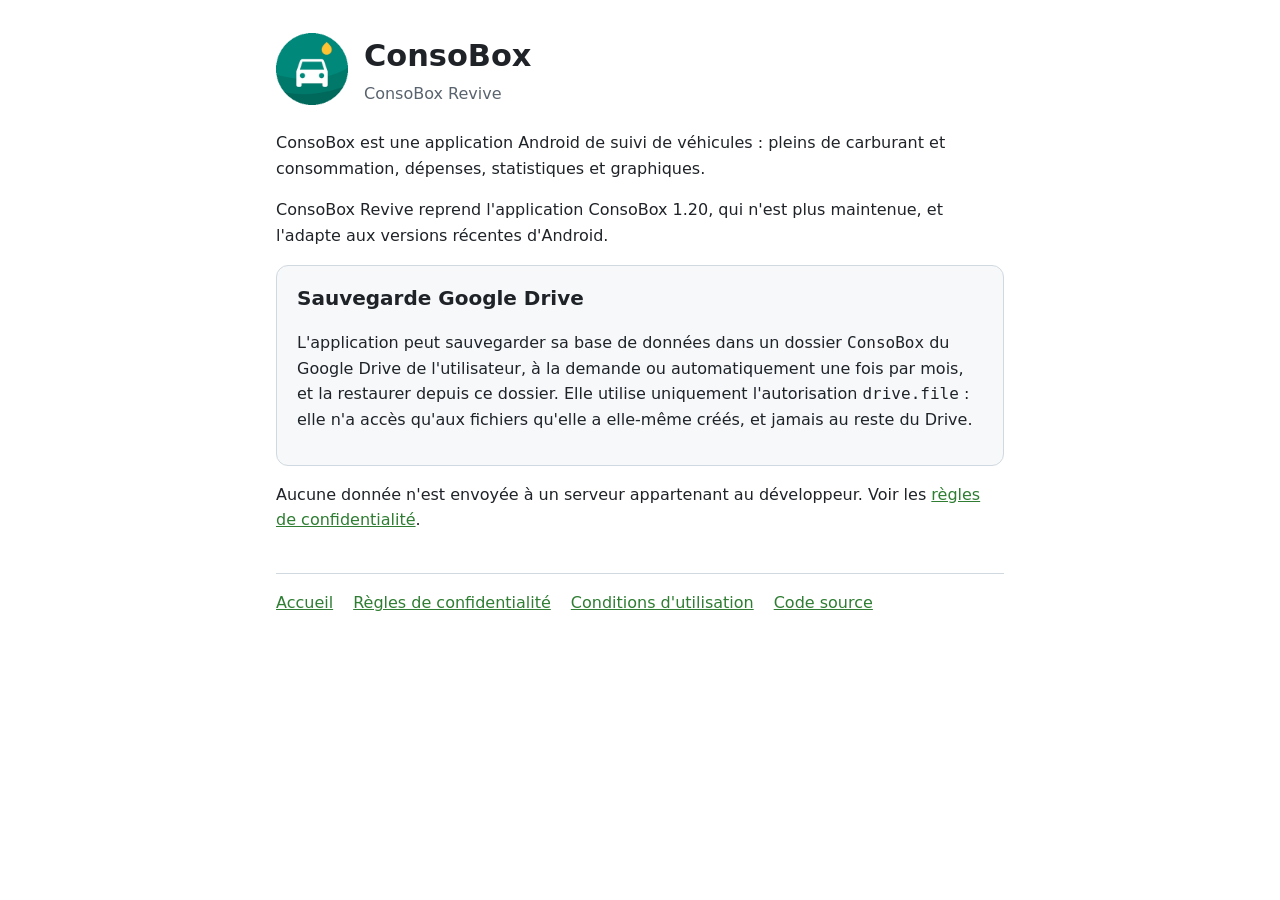
<file: docs/index.html>
<!doctype html>
<html lang="fr">
<head>
<meta charset="utf-8">
<meta name="viewport" content="width=device-width, initial-scale=1">
<meta name="google-site-verification" content="7yKArBxpzTwAE0c0ejty0AWuguNKki6-xXiC8VtCcbs" />
<title>ConsoBox</title>
<link rel="icon" href="icon.png">
<link rel="stylesheet" href="style.css">
</head>
<body>
<main>
<header><img src="icon.png" alt="Logo ConsoBox"><div><h1>ConsoBox</h1><div class="muted">ConsoBox Revive</div></div></header>
<p>ConsoBox est une application Android de suivi de véhicules : pleins de carburant et consommation, dépenses, statistiques et graphiques.</p>
<p>ConsoBox Revive reprend l'application ConsoBox 1.20, qui n'est plus maintenue, et l'adapte aux versions récentes d'Android.</p>
<div class="card">
<h2 style="margin-top:0">Sauvegarde Google Drive</h2>
<p>L'application peut sauvegarder sa base de données dans un dossier <code>ConsoBox</code> du Google Drive de l'utilisateur, à la demande ou automatiquement une fois par mois, et la restaurer depuis ce dossier.
Elle utilise uniquement l'autorisation <code>drive.file</code> : elle n'a accès qu'aux fichiers qu'elle a elle-même créés, et jamais au reste du Drive.</p>
</div>
<p>Aucune donnée n'est envoyée à un serveur appartenant au développeur. Voir les <a href="privacy.html">règles de confidentialité</a>.</p>
<nav><a href="./">Accueil</a><a href="privacy.html">Règles de confidentialité</a><a href="terms.html">Conditions d'utilisation</a><a href="https://github.com/bastlam/consoboxrevive">Code source</a></nav>
</main></body></html>
</file>
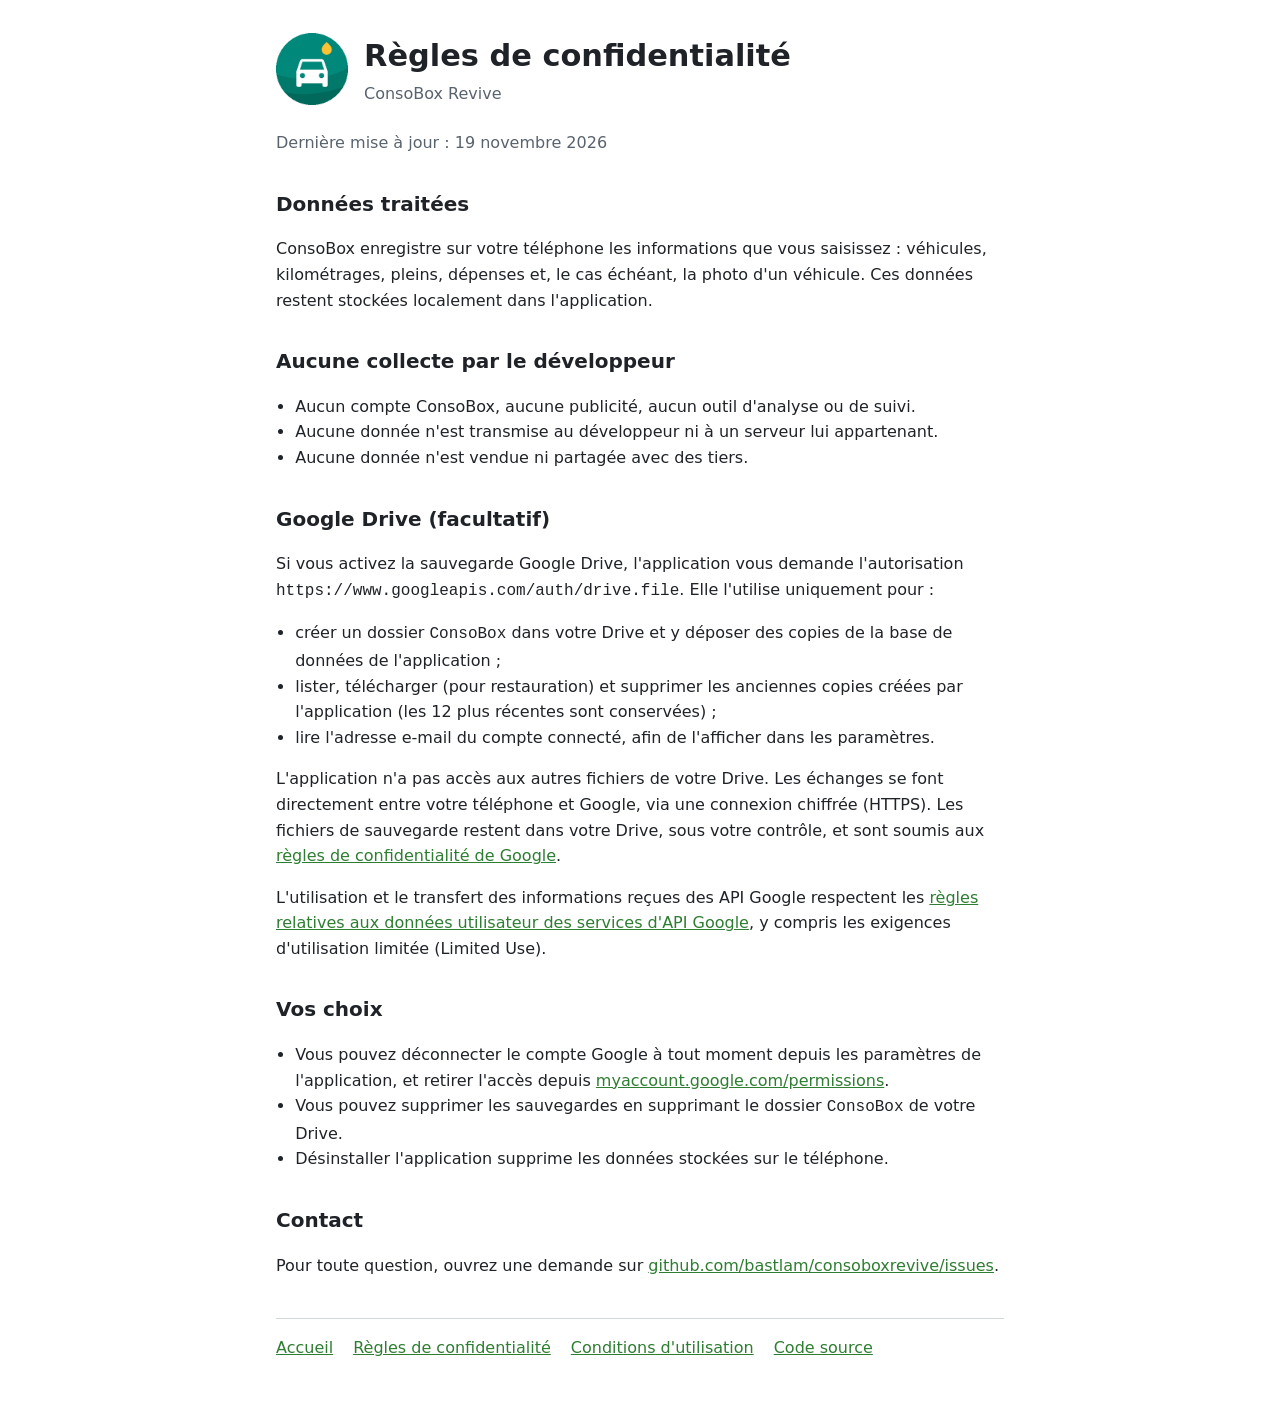
<file: docs/privacy.html>
<!doctype html>
<html lang="fr">
<head>
<meta charset="utf-8">
<meta name="viewport" content="width=device-width, initial-scale=1">
<title>Règles de confidentialité – ConsoBox</title>
<link rel="icon" href="icon.png">
<link rel="stylesheet" href="style.css">
</head>
<body>
<main>
<header><img src="icon.png" alt="Logo ConsoBox"><div><h1>Règles de confidentialité</h1><div class="muted">ConsoBox Revive</div></div></header>
<p class="muted">Dernière mise à jour : 19 novembre 2026</p>
<h2>Données traitées</h2>
<p>ConsoBox enregistre sur votre téléphone les informations que vous saisissez : véhicules, kilométrages, pleins, dépenses et, le cas échéant, la photo d'un véhicule. Ces données restent stockées localement dans l'application.</p>
<h2>Aucune collecte par le développeur</h2>
<ul>
<li>Aucun compte ConsoBox, aucune publicité, aucun outil d'analyse ou de suivi.</li>
<li>Aucune donnée n'est transmise au développeur ni à un serveur lui appartenant.</li>
<li>Aucune donnée n'est vendue ni partagée avec des tiers.</li>
</ul>
<h2>Google Drive (facultatif)</h2>
<p>Si vous activez la sauvegarde Google Drive, l'application vous demande l'autorisation <code>https://www.googleapis.com/auth/drive.file</code>. Elle l'utilise uniquement pour :</p>
<ul>
<li>créer un dossier <code>ConsoBox</code> dans votre Drive et y déposer des copies de la base de données de l'application ;</li>
<li>lister, télécharger (pour restauration) et supprimer les anciennes copies créées par l'application (les 12 plus récentes sont conservées) ;</li>
<li>lire l'adresse e-mail du compte connecté, afin de l'afficher dans les paramètres.</li>
</ul>
<p>L'application n'a pas accès aux autres fichiers de votre Drive. Les échanges se font directement entre votre téléphone et Google, via une connexion chiffrée (HTTPS). Les fichiers de sauvegarde restent dans votre Drive, sous votre contrôle, et sont soumis aux <a href="https://policies.google.com/privacy">règles de confidentialité de Google</a>.</p>
<p>L'utilisation et le transfert des informations reçues des API Google respectent les <a href="https://developers.google.com/terms/api-services-user-data-policy">règles relatives aux données utilisateur des services d'API Google</a>, y compris les exigences d'utilisation limitée (Limited Use).</p>
<h2>Vos choix</h2>
<ul>
<li>Vous pouvez déconnecter le compte Google à tout moment depuis les paramètres de l'application, et retirer l'accès depuis <a href="https://myaccount.google.com/permissions">myaccount.google.com/permissions</a>.</li>
<li>Vous pouvez supprimer les sauvegardes en supprimant le dossier <code>ConsoBox</code> de votre Drive.</li>
<li>Désinstaller l'application supprime les données stockées sur le téléphone.</li>
</ul>
<h2>Contact</h2>
<p>Pour toute question, ouvrez une demande sur <a href="https://github.com/bastlam/consoboxrevive/issues">github.com/bastlam/consoboxrevive/issues</a>.</p>
<nav><a href="./">Accueil</a><a href="privacy.html">Règles de confidentialité</a><a href="terms.html">Conditions d'utilisation</a><a href="https://github.com/bastlam/consoboxrevive">Code source</a></nav>
</main></body></html>
</file>
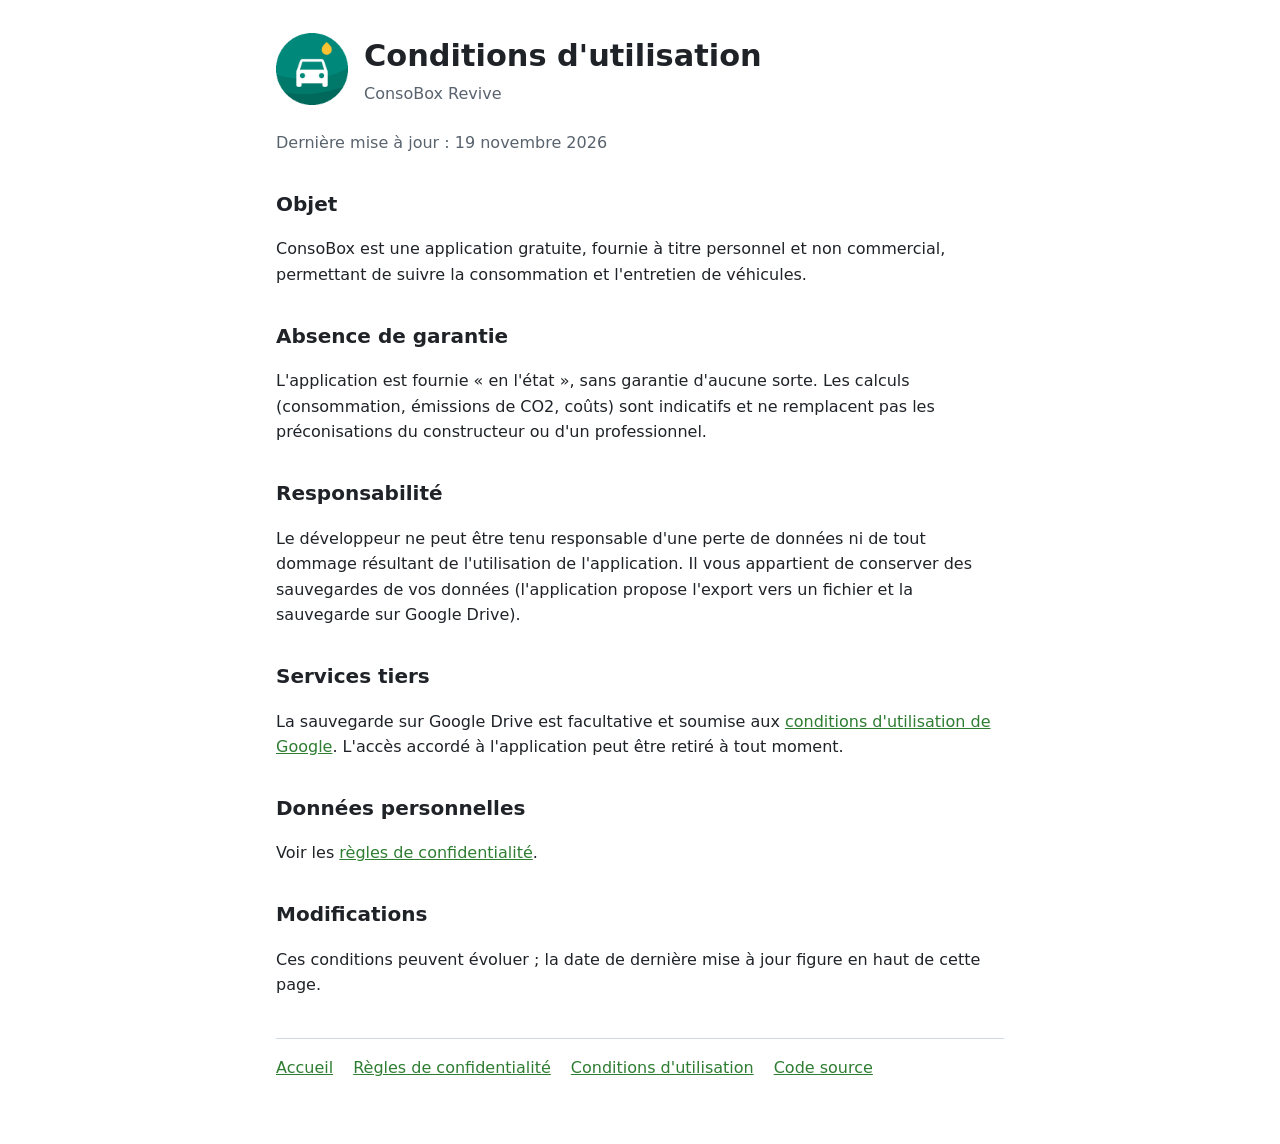
<file: docs/terms.html>
<!doctype html>
<html lang="fr">
<head>
<meta charset="utf-8">
<meta name="viewport" content="width=device-width, initial-scale=1">
<title>Conditions d'utilisation – ConsoBox</title>
<link rel="icon" href="icon.png">
<link rel="stylesheet" href="style.css">
</head>
<body>
<main>
<header><img src="icon.png" alt="Logo ConsoBox"><div><h1>Conditions d'utilisation</h1><div class="muted">ConsoBox Revive</div></div></header>
<p class="muted">Dernière mise à jour : 19 novembre 2026</p>
<h2>Objet</h2>
<p>ConsoBox est une application gratuite, fournie à titre personnel et non commercial, permettant de suivre la consommation et l'entretien de véhicules.</p>
<h2>Absence de garantie</h2>
<p>L'application est fournie « en l'état », sans garantie d'aucune sorte. Les calculs (consommation, émissions de CO2, coûts) sont indicatifs et ne remplacent pas les préconisations du constructeur ou d'un professionnel.</p>
<h2>Responsabilité</h2>
<p>Le développeur ne peut être tenu responsable d'une perte de données ni de tout dommage résultant de l'utilisation de l'application. Il vous appartient de conserver des sauvegardes de vos données (l'application propose l'export vers un fichier et la sauvegarde sur Google Drive).</p>
<h2>Services tiers</h2>
<p>La sauvegarde sur Google Drive est facultative et soumise aux <a href="https://policies.google.com/terms">conditions d'utilisation de Google</a>. L'accès accordé à l'application peut être retiré à tout moment.</p>
<h2>Données personnelles</h2>
<p>Voir les <a href="privacy.html">règles de confidentialité</a>.</p>
<h2>Modifications</h2>
<p>Ces conditions peuvent évoluer ; la date de dernière mise à jour figure en haut de cette page.</p>
<nav><a href="./">Accueil</a><a href="privacy.html">Règles de confidentialité</a><a href="terms.html">Conditions d'utilisation</a><a href="https://github.com/bastlam/consoboxrevive">Code source</a></nav>
</main></body></html>
</file>
<file: docs/style.css>
:root{--bg:#fff;--fg:#1f2328;--muted:#59636e;--accent:#2e7d32;--card:#f6f8fa;--border:#d1d9e0}
@media (prefers-color-scheme:dark){:root{--bg:#0d1117;--fg:#e6edf3;--muted:#9198a1;--accent:#66bb6a;--card:#161b22;--border:#30363d}}
*{box-sizing:border-box}
body{margin:0;background:var(--bg);color:var(--fg);font:16px/1.6 system-ui,-apple-system,"Segoe UI",Roboto,sans-serif}
main{max-width:760px;margin:0 auto;padding:32px 16px 64px}
header{display:flex;align-items:center;gap:16px;margin-bottom:24px}
header img{width:72px;height:72px;border-radius:16px}
h1{margin:0;font-size:1.9rem}
h2{margin-top:2rem;font-size:1.25rem}
a{color:var(--accent)}
.muted{color:var(--muted)}
.card{background:var(--card);border:1px solid var(--border);border-radius:12px;padding:16px 20px;margin:16px 0}
nav{margin-top:40px;padding-top:16px;border-top:1px solid var(--border);display:flex;gap:20px;flex-wrap:wrap}
ul{padding-left:1.2rem}
</file>
